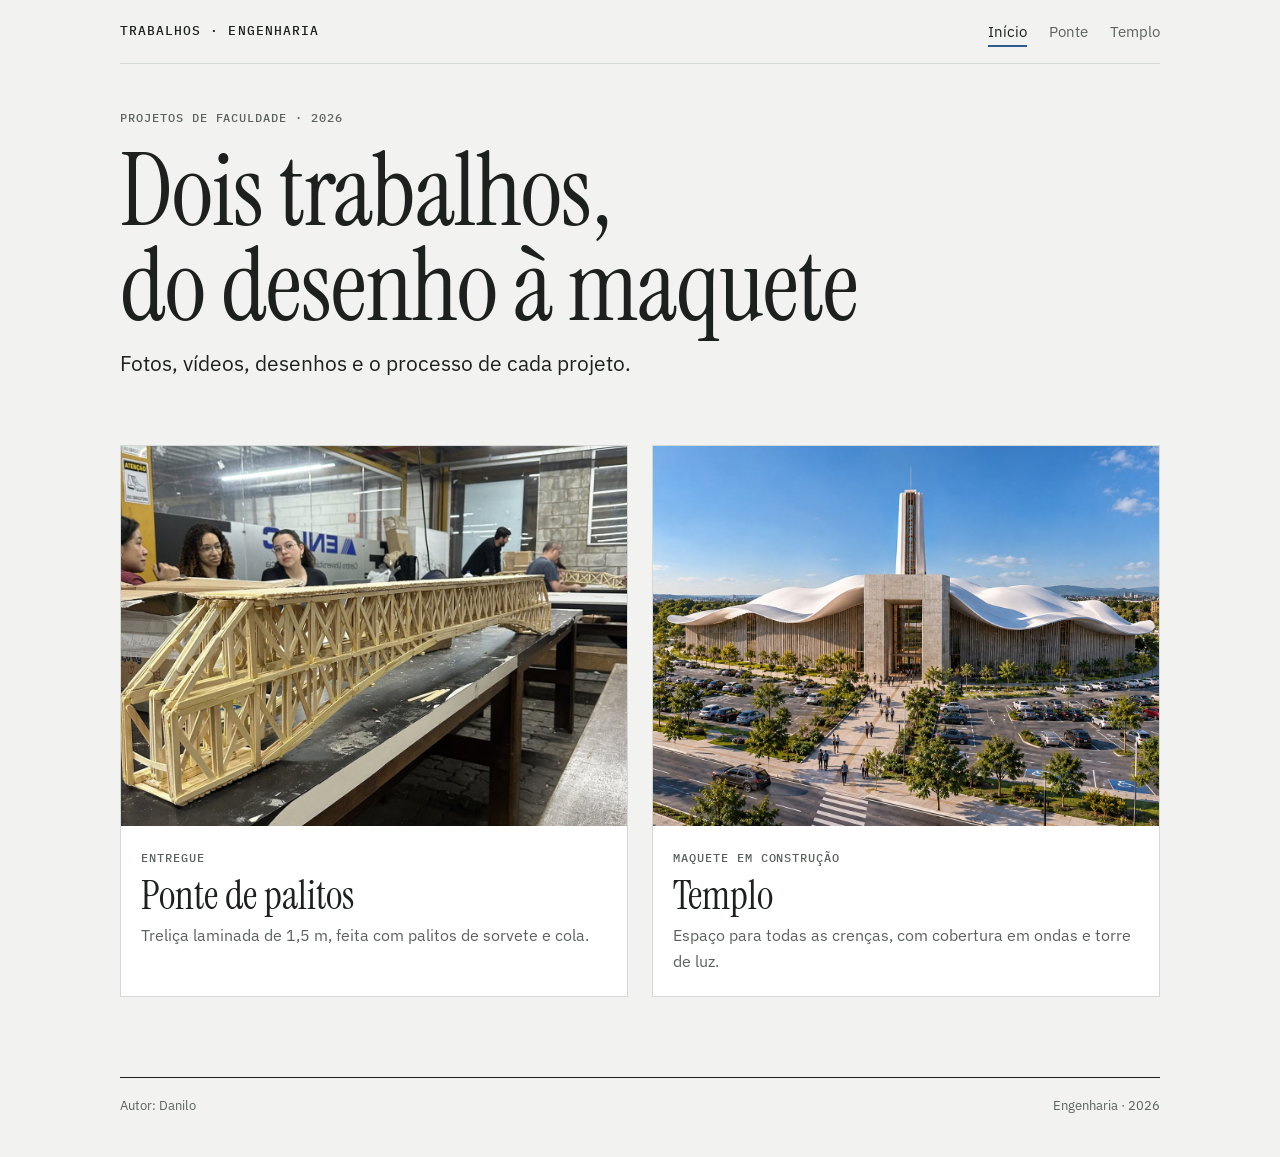
<file: index.html>
<!doctype html><html lang="pt-BR"><head><meta charset="utf-8"><meta name="viewport" content="width=device-width,initial-scale=1"><title>Trabalhos de Engenharia</title>
<link rel="preconnect" href="https://fonts.googleapis.com"><link rel="stylesheet" href="https://fonts.googleapis.com/css2?family=IBM+Plex+Mono:wght@400;500&family=IBM+Plex+Sans:wght@400;500&family=Instrument+Serif&display=swap">
<link rel="stylesheet" href="assets/style.css"></head><body class="home"><div class="wrap"><nav><a class="brand" href="index.html">Trabalhos · Engenharia</a><ul><li><a href="index.html" aria-current=page>Início</a></li><li><a href="ponte.html">Ponte</a></li><li><a href="templo.html">Templo</a></li></ul></nav>
<div class="hero wide"><div><span class="eyebrow">Projetos de faculdade · 2026</span><h1>Dois trabalhos,<br>do desenho à maquete</h1><p class="lede">Fotos, vídeos, desenhos e o processo de cada projeto.</p></div></div>
<div class="cards">
<a class="card" href="ponte.html"><img src="assets/img/f2_ponte_lateral.jpg" alt="Ponte de palitos pronta"><div><span class="eyebrow">Entregue</span><h3>Ponte de palitos</h3><p>Treliça laminada de 1,5 m, feita com palitos de sorvete e cola.</p></div></a>
<a class="card" href="templo.html"><img src="assets/img/r1.jpg" alt="Perspectiva do templo"><div><span class="eyebrow">Maquete em construção</span><h3>Templo</h3><p>Espaço para todas as crenças, com cobertura em ondas e torre de luz.</p></div></a>
</div><footer><span>Autor: Danilo</span><span>Engenharia · 2026</span></footer></div>
<div id="lb" role="dialog" aria-label="Imagem ampliada"><img alt=""></div>
<script>var lb=document.getElementById('lb'),li=lb.querySelector('img');
document.querySelectorAll('figure img,.hero .pic img,.step img').forEach(function(i){i.addEventListener('click',function(){li.src=i.src;li.alt=i.alt;lb.classList.add('on')})});
lb.addEventListener('click',function(){lb.classList.remove('on')});
document.addEventListener('keydown',function(e){if(e.key==='Escape')lb.classList.remove('on')});</script></body></html>
</file>
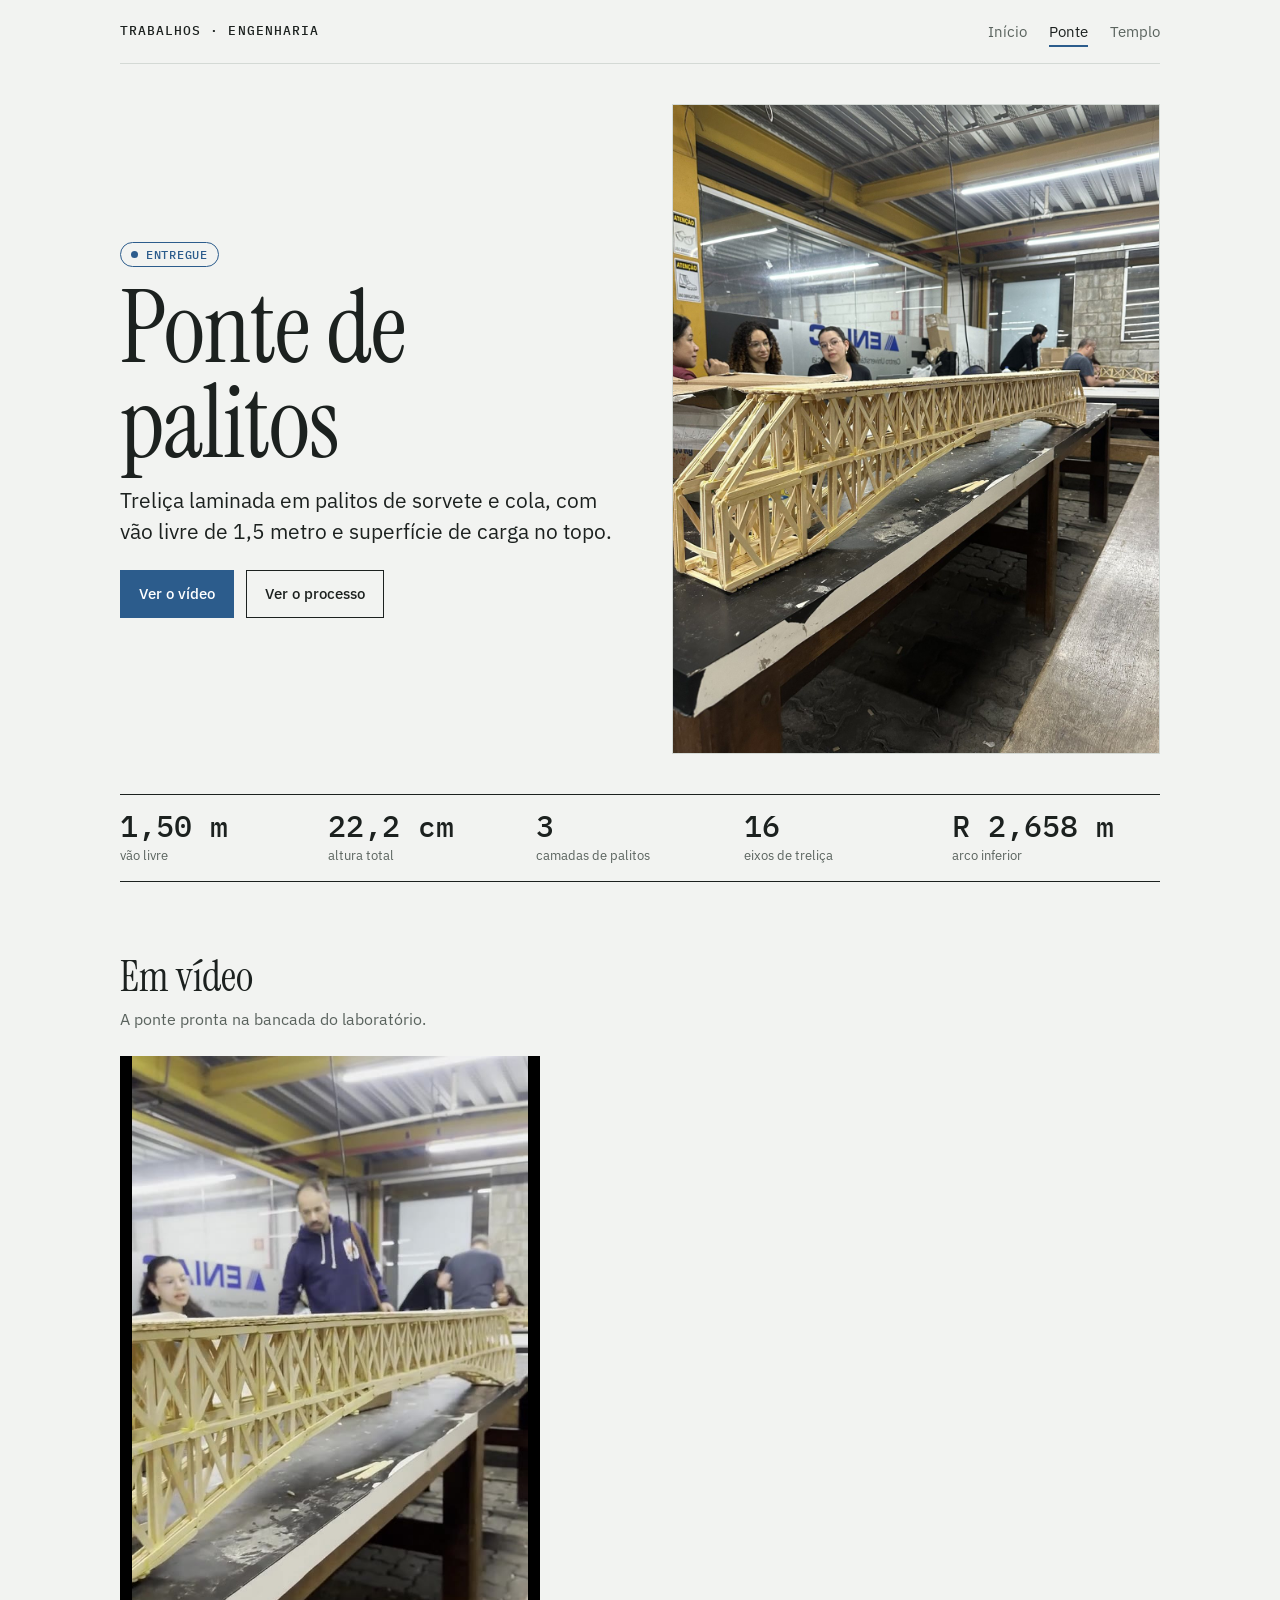
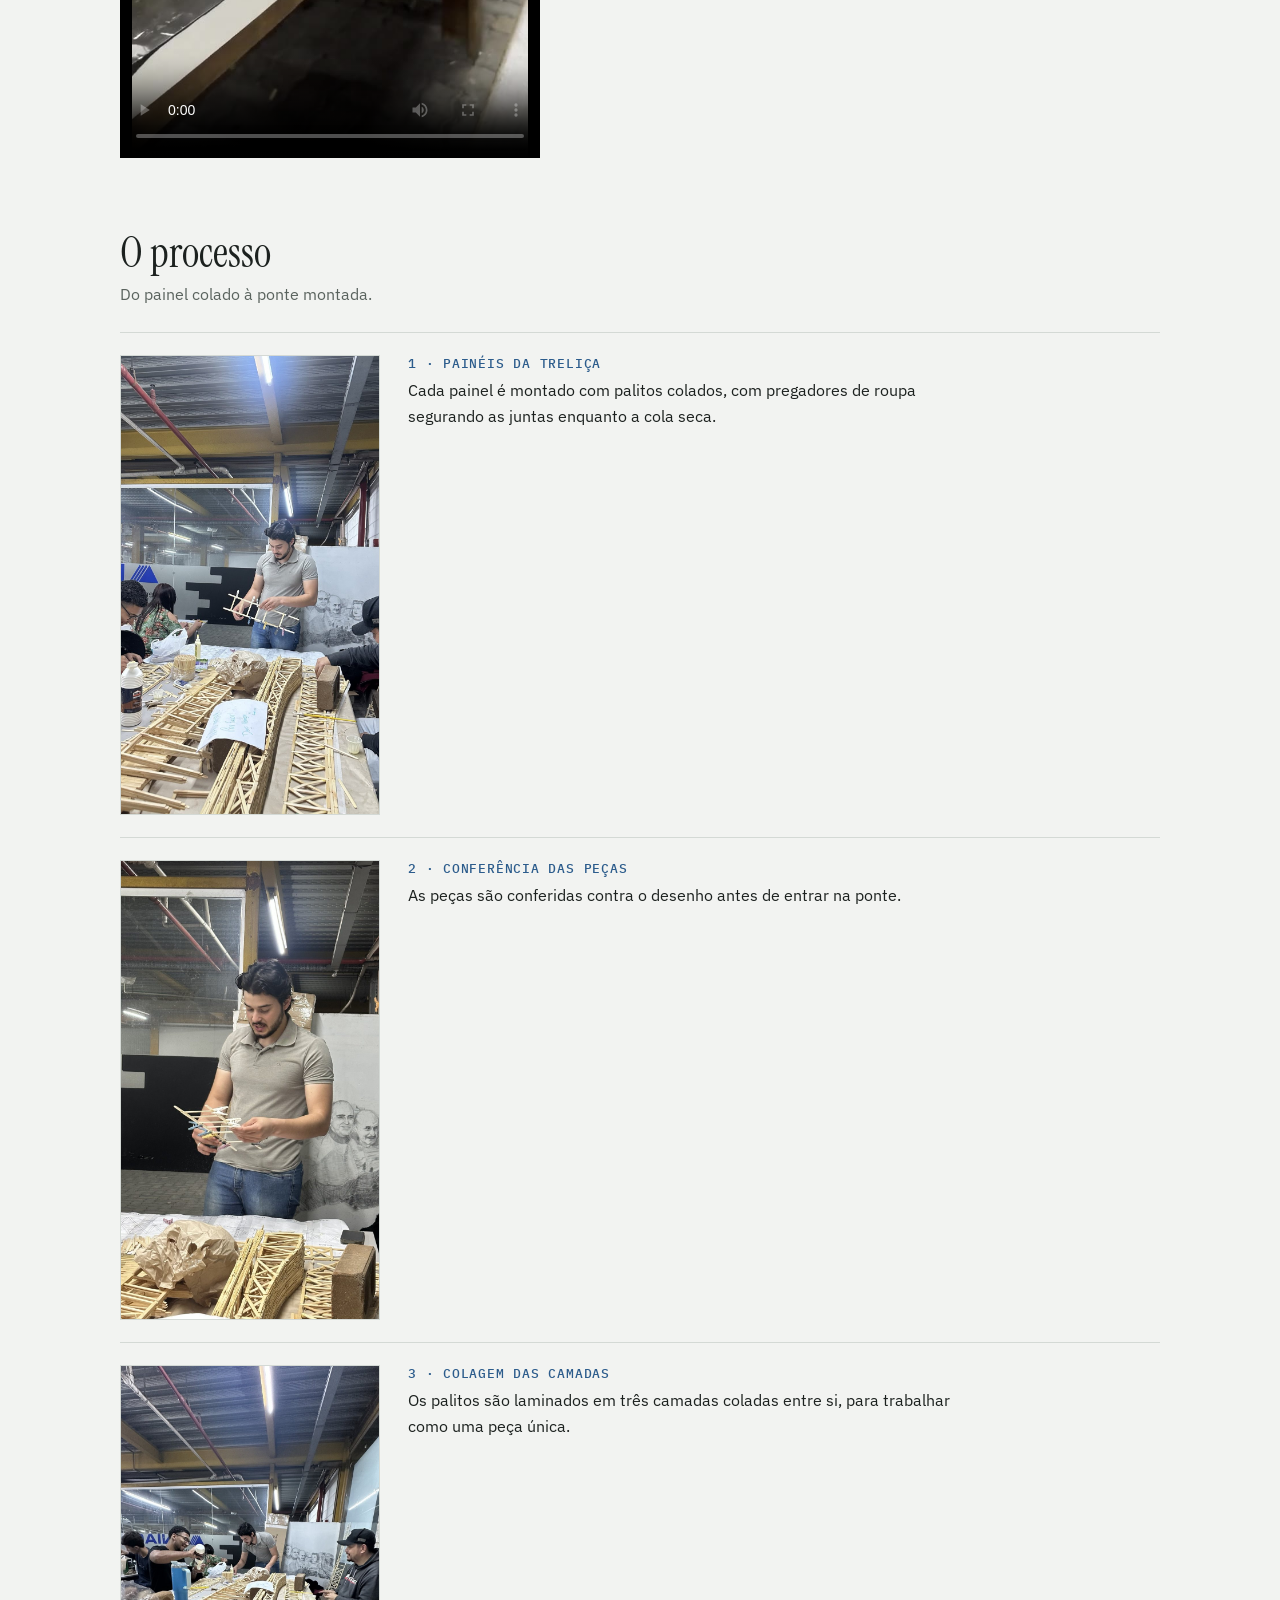
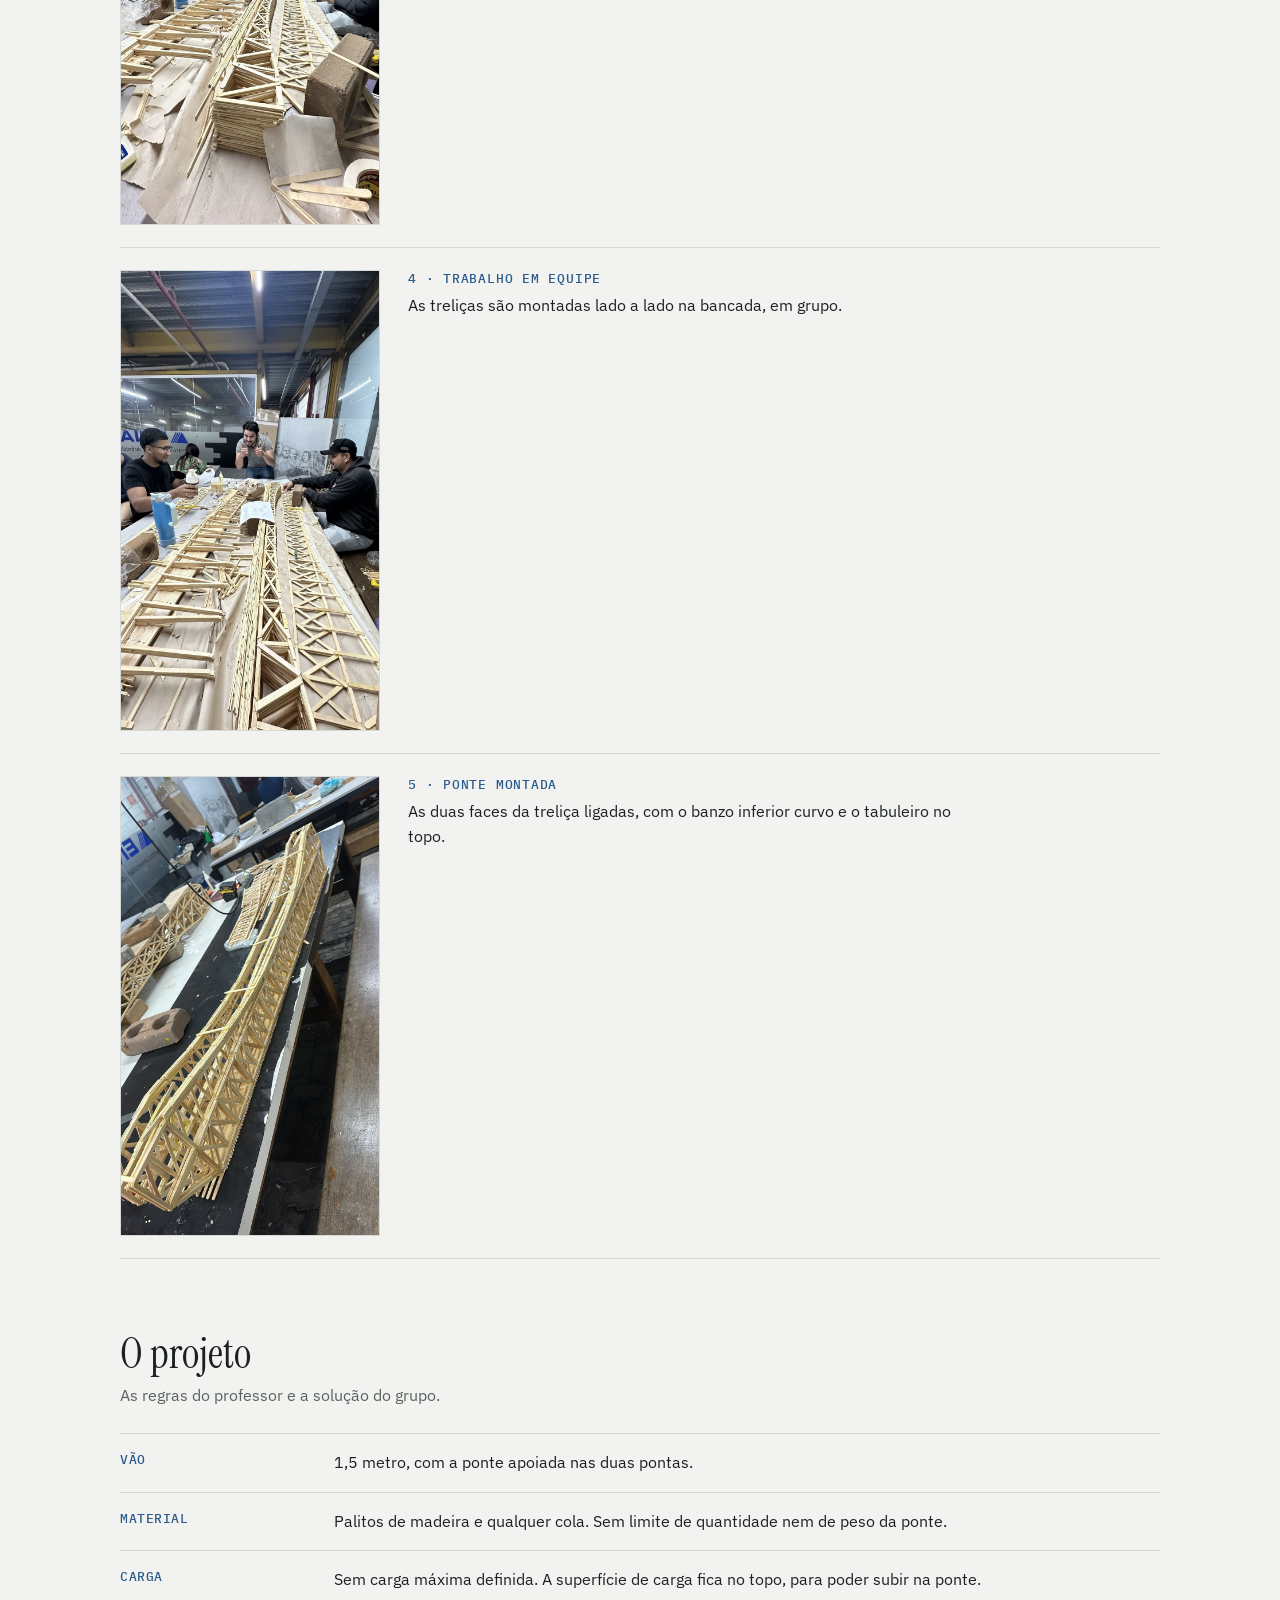
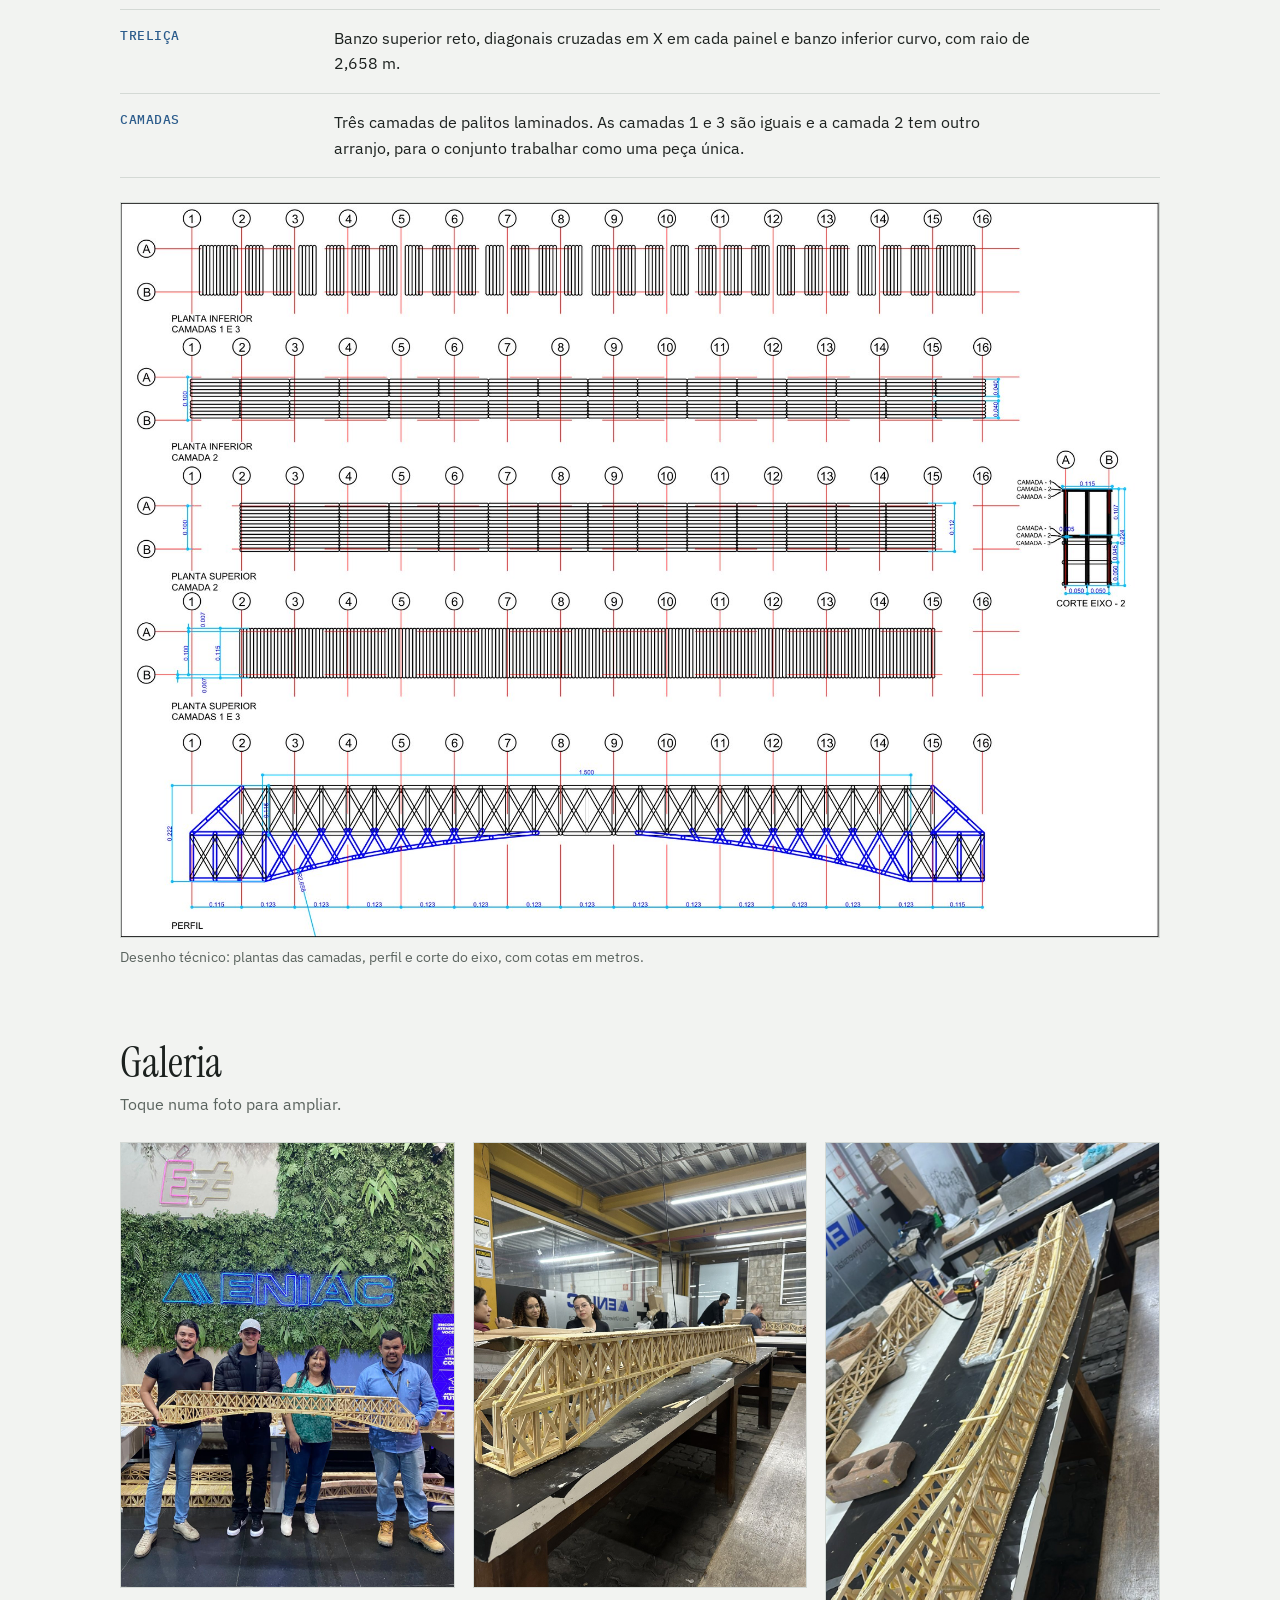
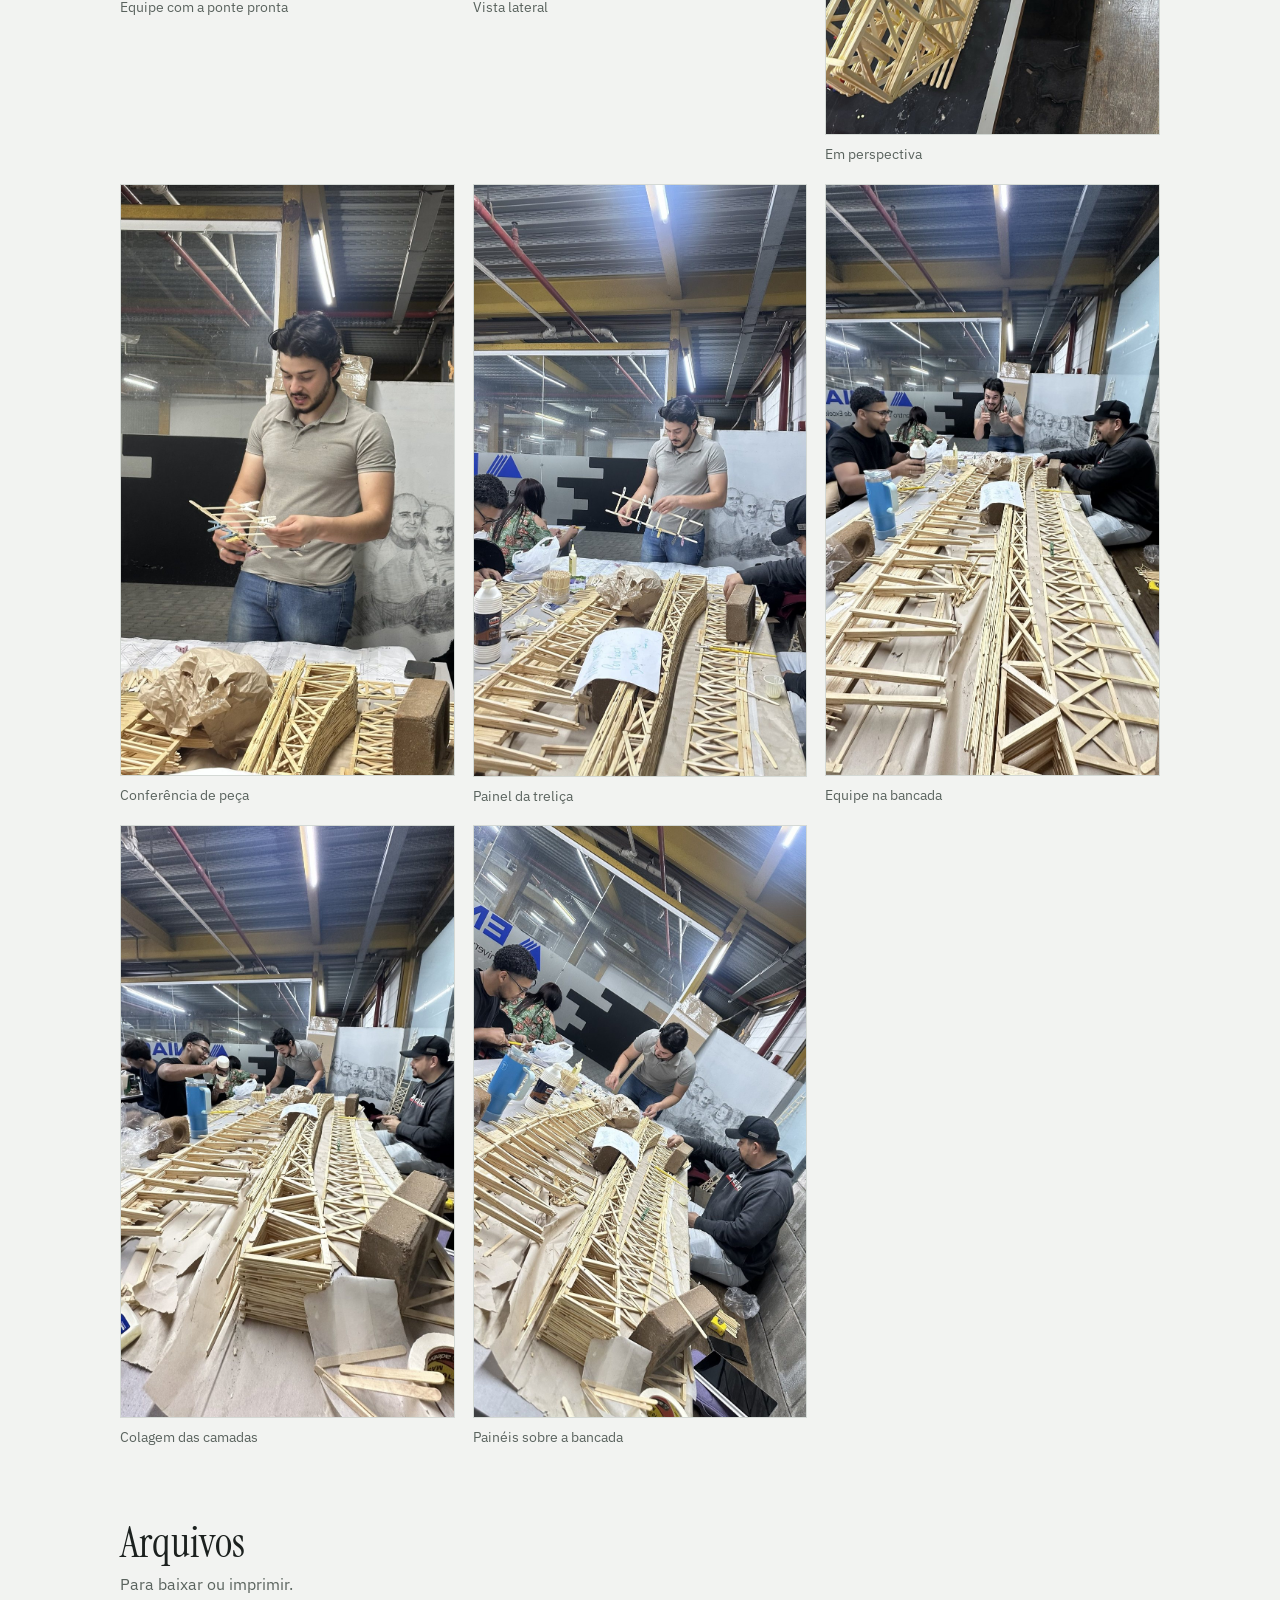
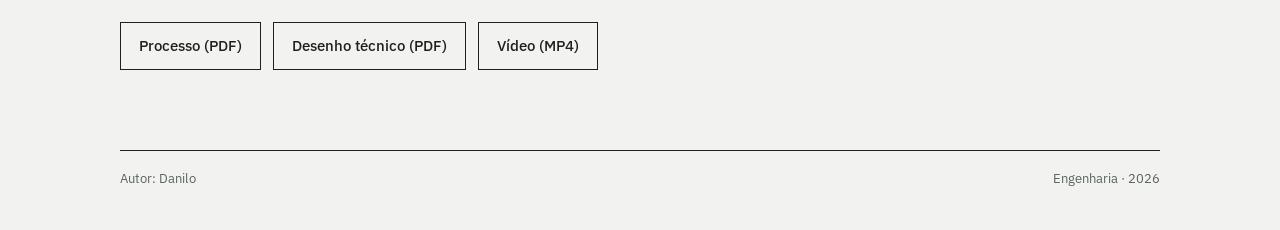
<file: ponte.html>
<!doctype html><html lang="pt-BR"><head><meta charset="utf-8"><meta name="viewport" content="width=device-width,initial-scale=1"><title>Ponte de palitos</title>
<link rel="preconnect" href="https://fonts.googleapis.com"><link rel="stylesheet" href="https://fonts.googleapis.com/css2?family=IBM+Plex+Mono:wght@400;500&family=IBM+Plex+Sans:wght@400;500&family=Instrument+Serif&display=swap">
<link rel="stylesheet" href="assets/style.css"></head><body class="ponte"><div class="wrap"><nav><a class="brand" href="index.html">Trabalhos · Engenharia</a><ul><li><a href="index.html">Início</a></li><li><a href="ponte.html" aria-current=page>Ponte</a></li><li><a href="templo.html">Templo</a></li></ul></nav>
<div class="hero"><div><span class="status"><i></i>Entregue</span><h1>Ponte de palitos</h1>
<p class="lede">Treliça laminada em palitos de sorvete e cola, com vão livre de 1,5 metro e superfície de carga no topo.</p>
<div class="btns"><a class="btn solid" href="#video">Ver o vídeo</a><a class="btn" href="#processo">Ver o processo</a></div></div>
<figure class="pic"><img src="assets/img/f2_ponte_lateral.jpg" alt="Ponte de palitos pronta, vista lateral"></figure></div>
<div class="facts"><div class="fact"><b>1,50 m</b><span>vão livre</span></div><div class="fact"><b>22,2 cm</b><span>altura total</span></div><div class="fact"><b>3</b><span>camadas de palitos</span></div><div class="fact"><b>16</b><span>eixos de treliça</span></div><div class="fact"><b>R 2,658 m</b><span>arco inferior</span></div></div>

<section id="video"><h2>Em vídeo</h2><p class="sub">A ponte pronta na bancada do laboratório.</p>
<div class="vwrap"><video controls playsinline preload="metadata" poster="assets/img/poster.jpg"><source src="assets/video_ponte.mp4" type="video/mp4">Seu navegador não toca este vídeo. <a href="assets/video_ponte.mp4">Baixar o vídeo</a>.</video></div></section>

<section id="processo"><h2>O processo</h2><p class="sub">Do painel colado à ponte montada.</p>
<div class="steps"><div class="step"><img src="assets/img/f5_painel.jpg" alt="Painel da treliça sendo montado" loading="lazy"><div><h3>1 · Painéis da treliça</h3><p>Cada painel é montado com palitos colados, com pregadores de roupa segurando as juntas enquanto a cola seca.</p></div></div><div class="step"><img src="assets/img/f4_conferencia.jpg" alt="Peça da treliça sendo conferida" loading="lazy"><div><h3>2 · Conferência das peças</h3><p>As peças são conferidas contra o desenho antes de entrar na ponte.</p></div></div><div class="step"><img src="assets/img/f7_colagem.jpg" alt="Colagem das camadas de palitos" loading="lazy"><div><h3>3 · Colagem das camadas</h3><p>Os palitos são laminados em três camadas coladas entre si, para trabalhar como uma peça única.</p></div></div><div class="step"><img src="assets/img/f6_bancada.jpg" alt="Equipe trabalhando na bancada" loading="lazy"><div><h3>4 · Trabalho em equipe</h3><p>As treliças são montadas lado a lado na bancada, em grupo.</p></div></div><div class="step"><img src="assets/img/f3_ponte_perspectiva.jpg" alt="Ponte montada em perspectiva" loading="lazy"><div><h3>5 · Ponte montada</h3><p>As duas faces da treliça ligadas, com o banzo inferior curvo e o tabuleiro no topo.</p></div></div></div></section>

<section id="projeto"><h2>O projeto</h2><p class="sub">As regras do professor e a solução do grupo.</p>
<dl><div><dt>Vão</dt><dd>1,5 metro, com a ponte apoiada nas duas pontas.</dd></div>
<div><dt>Material</dt><dd>Palitos de madeira e qualquer cola. Sem limite de quantidade nem de peso da ponte.</dd></div>
<div><dt>Carga</dt><dd>Sem carga máxima definida. A superfície de carga fica no topo, para poder subir na ponte.</dd></div>
<div><dt>Treliça</dt><dd>Banzo superior reto, diagonais cruzadas em X em cada painel e banzo inferior curvo, com raio de 2,658 m.</dd></div>
<div><dt>Camadas</dt><dd>Três camadas de palitos laminados. As camadas 1 e 3 são iguais e a camada 2 tem outro arranjo, para o conjunto trabalhar como uma peça única.</dd></div></dl>
<div style="height:24px"></div>
<figure><img src="assets/img/p1.jpg" alt="Desenho técnico da ponte" loading="lazy"><figcaption>Desenho técnico: plantas das camadas, perfil e corte do eixo, com cotas em metros.</figcaption></figure></section>

<section id="galeria"><h2>Galeria</h2><p class="sub">Toque numa foto para ampliar.</p><div class="grid"><figure><img src="assets/img/f1_equipe.jpg" alt="Equipe com a ponte pronta" loading="lazy"><figcaption>Equipe com a ponte pronta</figcaption></figure><figure><img src="assets/img/f2_ponte_lateral.jpg" alt="Ponte pronta, vista lateral" loading="lazy"><figcaption>Vista lateral</figcaption></figure><figure><img src="assets/img/f3_ponte_perspectiva.jpg" alt="Ponte em perspectiva" loading="lazy"><figcaption>Em perspectiva</figcaption></figure><figure><img src="assets/img/f4_conferencia.jpg" alt="Conferência de peça" loading="lazy"><figcaption>Conferência de peça</figcaption></figure><figure><img src="assets/img/f5_painel.jpg" alt="Painel da treliça" loading="lazy"><figcaption>Painel da treliça</figcaption></figure><figure><img src="assets/img/f6_bancada.jpg" alt="Equipe na bancada" loading="lazy"><figcaption>Equipe na bancada</figcaption></figure><figure><img src="assets/img/f7_colagem.jpg" alt="Colagem das camadas" loading="lazy"><figcaption>Colagem das camadas</figcaption></figure><figure><img src="assets/img/f8_paineis.jpg" alt="Painéis sobre a bancada" loading="lazy"><figcaption>Painéis sobre a bancada</figcaption></figure></div></section>
<section><h2>Arquivos</h2><p class="sub">Para baixar ou imprimir.</p><div class="btns"><a class="btn" href="assets/Ponte_de_palitos_processo.pdf">Processo (PDF)</a><a class="btn" href="assets/Desenho_tecnico_ponte.pdf">Desenho técnico (PDF)</a><a class="btn" href="assets/video_ponte.mp4">Vídeo (MP4)</a></div></section><footer><span>Autor: Danilo</span><span>Engenharia · 2026</span></footer></div>
<div id="lb" role="dialog" aria-label="Imagem ampliada"><img alt=""></div>
<script>var lb=document.getElementById('lb'),li=lb.querySelector('img');
document.querySelectorAll('figure img,.hero .pic img,.step img').forEach(function(i){i.addEventListener('click',function(){li.src=i.src;li.alt=i.alt;lb.classList.add('on')})});
lb.addEventListener('click',function(){lb.classList.remove('on')});
document.addEventListener('keydown',function(e){if(e.key==='Escape')lb.classList.remove('on')});</script></body></html>
</file>
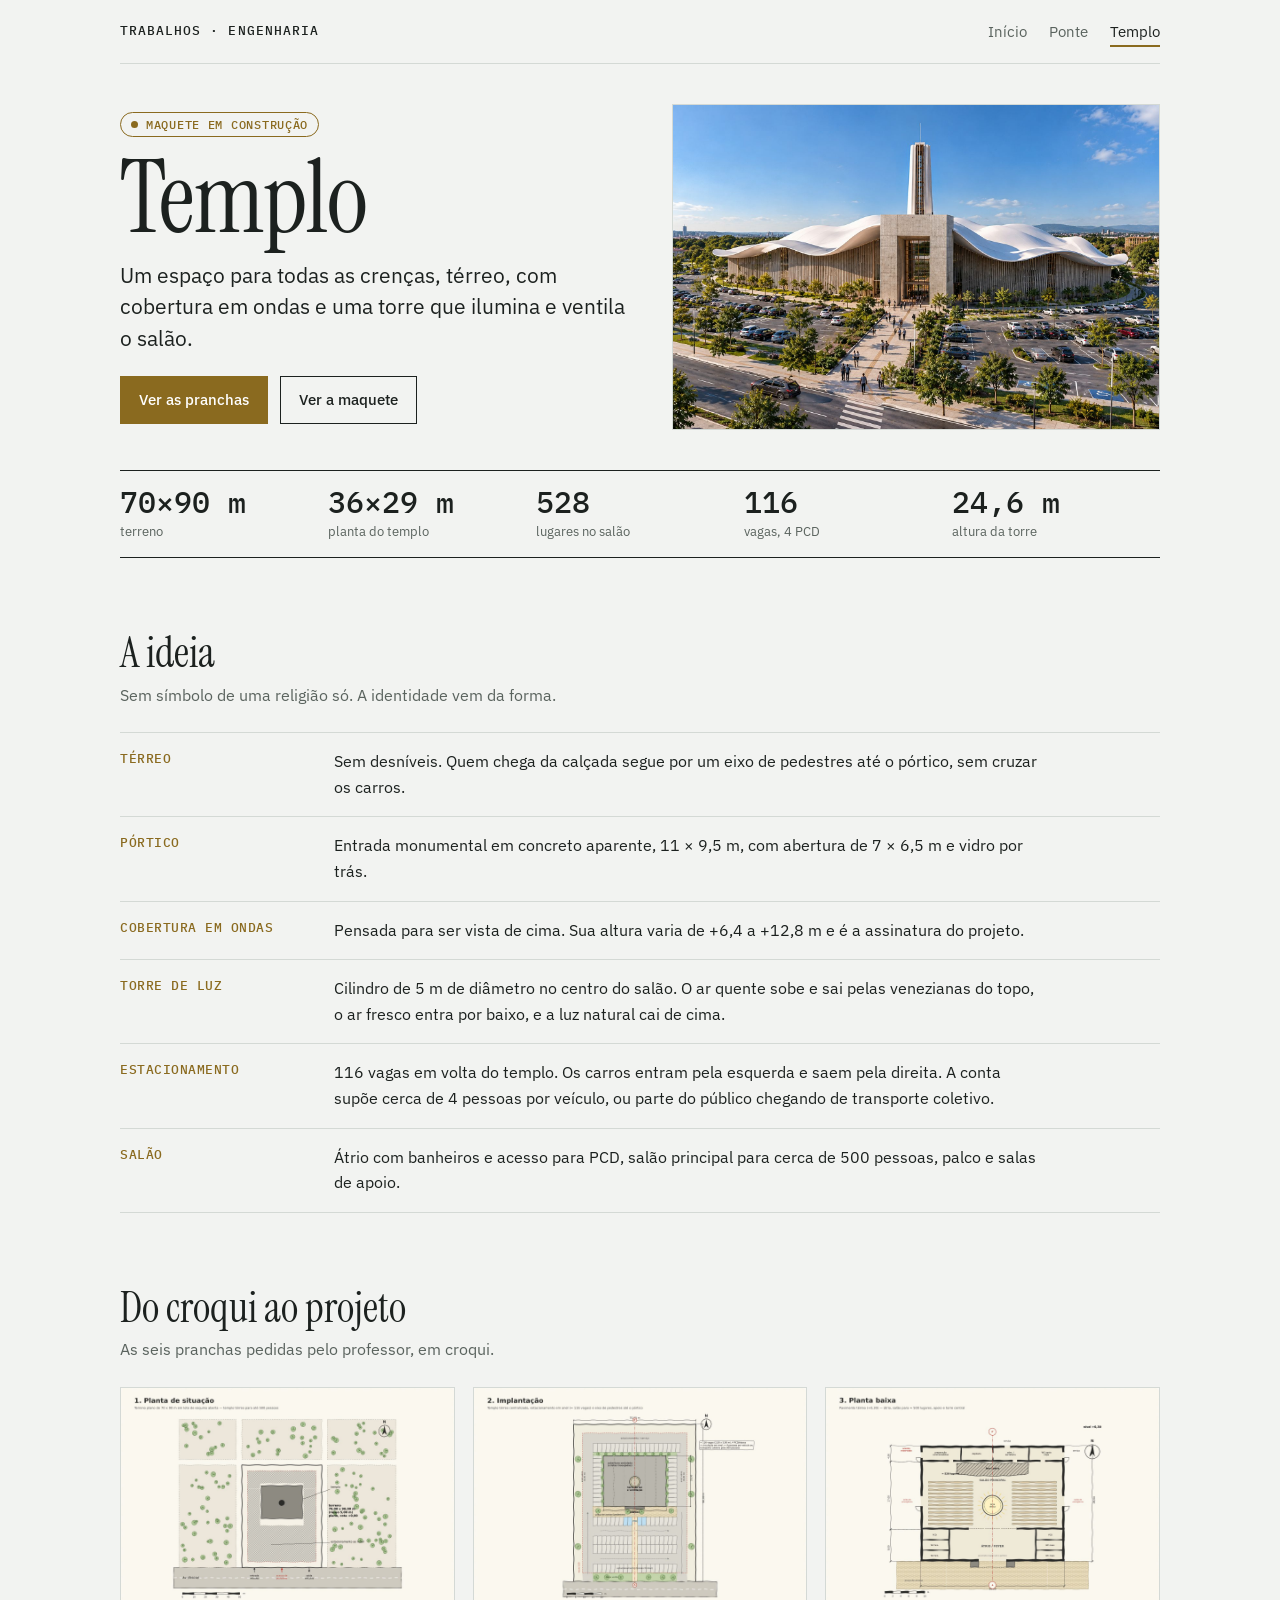
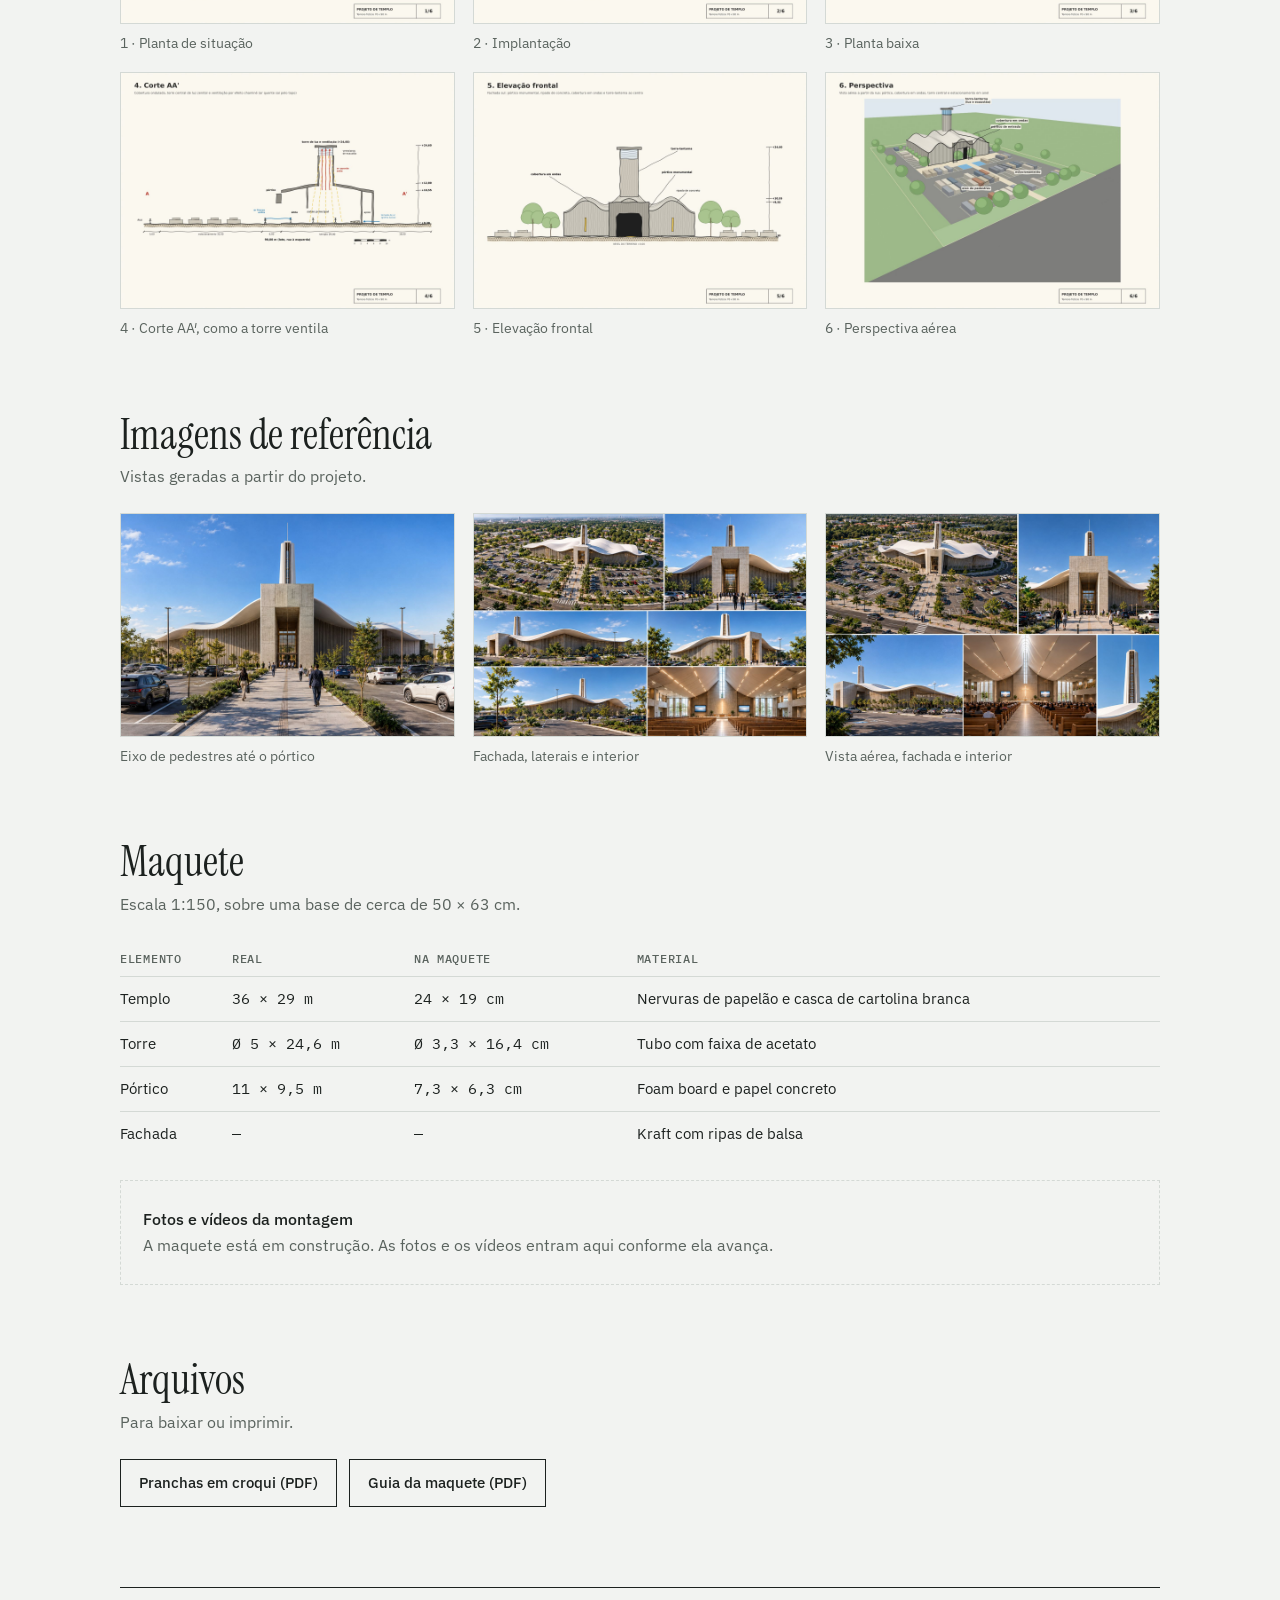
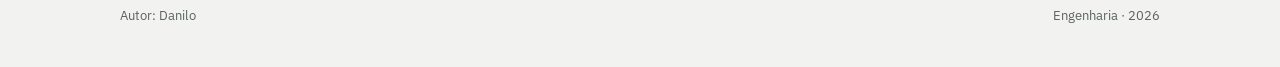
<file: templo.html>
<!doctype html><html lang="pt-BR"><head><meta charset="utf-8"><meta name="viewport" content="width=device-width,initial-scale=1"><title>Templo</title>
<link rel="preconnect" href="https://fonts.googleapis.com"><link rel="stylesheet" href="https://fonts.googleapis.com/css2?family=IBM+Plex+Mono:wght@400;500&family=IBM+Plex+Sans:wght@400;500&family=Instrument+Serif&display=swap">
<link rel="stylesheet" href="assets/style.css"></head><body class="templo"><div class="wrap"><nav><a class="brand" href="index.html">Trabalhos · Engenharia</a><ul><li><a href="index.html">Início</a></li><li><a href="ponte.html">Ponte</a></li><li><a href="templo.html" aria-current=page>Templo</a></li></ul></nav>
<div class="hero"><div><span class="status"><i></i>Maquete em construção</span><h1>Templo</h1>
<p class="lede">Um espaço para todas as crenças, térreo, com cobertura em ondas e uma torre que ilumina e ventila o salão.</p>
<div class="btns"><a class="btn solid" href="#croquis">Ver as pranchas</a><a class="btn" href="#maquete">Ver a maquete</a></div></div>
<figure class="pic"><img src="assets/img/r1.jpg" alt="Perspectiva do templo com cobertura branca ondulada, pórtico de concreto e torre central"></figure></div>
<div class="facts"><div class="fact"><b>70×90 m</b><span>terreno</span></div><div class="fact"><b>36×29 m</b><span>planta do templo</span></div><div class="fact"><b>528</b><span>lugares no salão</span></div><div class="fact"><b>116</b><span>vagas, 4 PCD</span></div><div class="fact"><b>24,6 m</b><span>altura da torre</span></div></div>

<section><h2>A ideia</h2><p class="sub">Sem símbolo de uma religião só. A identidade vem da forma.</p>
<dl><div><dt>Térreo</dt><dd>Sem desníveis. Quem chega da calçada segue por um eixo de pedestres até o pórtico, sem cruzar os carros.</dd></div>
<div><dt>Pórtico</dt><dd>Entrada monumental em concreto aparente, 11 × 9,5 m, com abertura de 7 × 6,5 m e vidro por trás.</dd></div>
<div><dt>Cobertura em ondas</dt><dd>Pensada para ser vista de cima. Sua altura varia de +6,4 a +12,8 m e é a assinatura do projeto.</dd></div>
<div><dt>Torre de luz</dt><dd>Cilindro de 5 m de diâmetro no centro do salão. O ar quente sobe e sai pelas venezianas do topo, o ar fresco entra por baixo, e a luz natural cai de cima.</dd></div>
<div><dt>Estacionamento</dt><dd>116 vagas em volta do templo. Os carros entram pela esquerda e saem pela direita. A conta supõe cerca de 4 pessoas por veículo, ou parte do público chegando de transporte coletivo.</dd></div>
<div><dt>Salão</dt><dd>Átrio com banheiros e acesso para PCD, salão principal para cerca de 500 pessoas, palco e salas de apoio.</dd></div></dl></section>

<section id="croquis"><h2>Do croqui ao projeto</h2><p class="sub">As seis pranchas pedidas pelo professor, em croqui.</p><div class="grid"><figure><img src="assets/img/c1.jpg" alt="Planta de situação" loading="lazy"><figcaption>1 · Planta de situação</figcaption></figure><figure><img src="assets/img/c2.jpg" alt="Implantação" loading="lazy"><figcaption>2 · Implantação</figcaption></figure><figure><img src="assets/img/c3.jpg" alt="Planta baixa" loading="lazy"><figcaption>3 · Planta baixa</figcaption></figure><figure><img src="assets/img/c4.jpg" alt="Corte AA" loading="lazy"><figcaption>4 · Corte AA′, como a torre ventila</figcaption></figure><figure><img src="assets/img/c5.jpg" alt="Elevação frontal" loading="lazy"><figcaption>5 · Elevação frontal</figcaption></figure><figure><img src="assets/img/c6.jpg" alt="Perspectiva aérea" loading="lazy"><figcaption>6 · Perspectiva aérea</figcaption></figure></div></section>

<section><h2>Imagens de referência</h2><p class="sub">Vistas geradas a partir do projeto.</p><div class="grid"><figure><img src="assets/img/r3.jpg" alt="Vista frontal" loading="lazy"><figcaption>Eixo de pedestres até o pórtico</figcaption></figure><figure><img src="assets/img/r2.jpg" alt="Seis vistas" loading="lazy"><figcaption>Fachada, laterais e interior</figcaption></figure><figure><img src="assets/img/r4.jpg" alt="Vistas aérea e interior" loading="lazy"><figcaption>Vista aérea, fachada e interior</figcaption></figure></div></section>

<section id="maquete"><h2>Maquete</h2><p class="sub">Escala 1:150, sobre uma base de cerca de 50 × 63 cm.</p>
<div class="tw"><table><thead><tr><th>Elemento</th><th>Real</th><th>Na maquete</th><th>Material</th></tr></thead><tbody>
<tr><td>Templo</td><td class="n">36 × 29 m</td><td class="n">24 × 19 cm</td><td>Nervuras de papelão e casca de cartolina branca</td></tr>
<tr><td>Torre</td><td class="n">Ø 5 × 24,6 m</td><td class="n">Ø 3,3 × 16,4 cm</td><td>Tubo com faixa de acetato</td></tr>
<tr><td>Pórtico</td><td class="n">11 × 9,5 m</td><td class="n">7,3 × 6,3 cm</td><td>Foam board e papel concreto</td></tr>
<tr><td>Fachada</td><td class="n">—</td><td class="n">—</td><td>Kraft com ripas de balsa</td></tr></tbody></table></div>
<div style="height:24px"></div>
<div class="empty"><b>Fotos e vídeos da montagem</b>A maquete está em construção. As fotos e os vídeos entram aqui conforme ela avança.</div></section>
<section><h2>Arquivos</h2><p class="sub">Para baixar ou imprimir.</p><div class="btns"><a class="btn" href="assets/templo_pranchas_croqui.pdf">Pranchas em croqui (PDF)</a><a class="btn" href="assets/templo_guia_maquete.pdf">Guia da maquete (PDF)</a></div></section><footer><span>Autor: Danilo</span><span>Engenharia · 2026</span></footer></div>
<div id="lb" role="dialog" aria-label="Imagem ampliada"><img alt=""></div>
<script>var lb=document.getElementById('lb'),li=lb.querySelector('img');
document.querySelectorAll('figure img,.hero .pic img,.step img').forEach(function(i){i.addEventListener('click',function(){li.src=i.src;li.alt=i.alt;lb.classList.add('on')})});
lb.addEventListener('click',function(){lb.classList.remove('on')});
document.addEventListener('keydown',function(e){if(e.key==='Escape')lb.classList.remove('on')});</script></body></html>
</file>
<file: assets/style.css>
:root{--bg:#f2f3f1;--surface:#fff;--ink:#1c211f;--muted:#5a635e;--line:#d4d9d5;--accent:#2c5c8c;--accent-ink:#fff}
@media (prefers-color-scheme:dark){:root:not([data-theme="light"]){--bg:#131715;--surface:#1b201e;--ink:#eceee9;--muted:#9aa49e;--line:#2e3532;--accent:#86b4e2;--accent-ink:#131715;color-scheme:dark}}
body.templo{--accent:#8a6a1f}
@media (prefers-color-scheme:dark){body.templo{--accent:#d7b05a}}
*{box-sizing:border-box}
html{scroll-behavior:smooth}
body{margin:0;background:var(--bg);color:var(--ink);font:16px/1.6 'IBM Plex Sans',system-ui,-apple-system,'Segoe UI',sans-serif;padding-inline:20px}
.wrap{max-width:1040px;margin-inline:auto}
nav{display:flex;justify-content:space-between;align-items:center;gap:16px;padding-block:18px;border-bottom:1px solid var(--line);flex-wrap:wrap}
nav .brand{font:500 13px 'IBM Plex Mono',ui-monospace,monospace;letter-spacing:.08em;text-transform:uppercase;color:var(--ink);text-decoration:none}
nav ul{display:flex;gap:22px;list-style:none;margin:0;padding:0}
nav a{color:var(--muted);text-decoration:none;font-size:15px;padding-block:4px;border-bottom:2px solid transparent}
nav a:hover,nav a[aria-current]{color:var(--ink);border-bottom-color:var(--accent)}
.eyebrow{font:500 12px/1.4 'IBM Plex Mono',ui-monospace,monospace;letter-spacing:.08em;text-transform:uppercase;color:var(--muted)}
h1{font:400 clamp(52px,11vw,100px)/.95 'Instrument Serif',Georgia,serif;margin:14px 0 14px;letter-spacing:-.01em;text-wrap:balance}
h2{font:400 clamp(30px,5vw,42px)/1.1 'Instrument Serif',Georgia,serif;margin:0 0 6px;text-wrap:balance}
h2+p.sub{color:var(--muted);margin:0 0 24px;max-width:40em}
.lede{font-size:clamp(18px,2.4vw,21px);line-height:1.5;max-width:30em;margin:0 0 22px}
.hero{display:grid;grid-template-columns:minmax(0,1.05fr) minmax(0,1fr);gap:40px;align-items:center;padding-block:40px 8px}
.hero .pic{margin:0}
.hero .pic img{display:block;width:100%;height:auto;max-height:78vh;object-fit:cover;cursor:zoom-in;border:1px solid var(--line)}
.hero.wide{grid-template-columns:1fr}
.status{display:inline-flex;gap:8px;align-items:center;font:500 12px 'IBM Plex Mono',monospace;letter-spacing:.06em;text-transform:uppercase;border:1px solid var(--accent);color:var(--accent);padding:4px 10px;border-radius:99px}
.status i{width:7px;height:7px;border-radius:50%;background:var(--accent)}
.btns{display:flex;gap:12px;flex-wrap:wrap;margin-top:6px}
.btn{display:inline-block;padding:11px 18px;border:1px solid var(--ink);color:var(--ink);text-decoration:none;font-weight:500;font-size:15px}
.btn.solid{background:var(--accent);border-color:var(--accent);color:var(--accent-ink)}
.btn:hover{outline:2px solid var(--accent);outline-offset:2px}
.facts{display:grid;grid-template-columns:repeat(auto-fit,minmax(150px,1fr));border-block:1px solid var(--ink);margin:32px 0 8px}
.fact{padding:14px 16px 14px 0}
.fact b{display:block;font:500 clamp(22px,4vw,30px)/1.1 'IBM Plex Mono',monospace;font-variant-numeric:tabular-nums}
.fact span{font-size:13px;color:var(--muted)}
section{margin-top:72px}
dl{margin:0}
dl div{display:grid;grid-template-columns:minmax(120px,190px) minmax(0,1fr);gap:8px 24px;padding:16px 0;border-top:1px solid var(--line)}
dl div:last-child{border-bottom:1px solid var(--line)}
dt{font:500 13px/1.5 'IBM Plex Mono',monospace;letter-spacing:.04em;text-transform:uppercase;color:var(--accent)}
dd{margin:0;max-width:44em}
.grid{display:grid;grid-template-columns:repeat(auto-fill,minmax(min(100%,260px),1fr));gap:18px}
figure{margin:0;min-width:0}
figure img{display:block;width:100%;height:auto;background:var(--surface);border:1px solid var(--line);cursor:zoom-in}
figcaption{font-size:14px;color:var(--muted);padding-top:8px}
.steps{display:grid;gap:0}
.step{display:grid;grid-template-columns:minmax(0,260px) minmax(0,1fr);gap:28px;padding-block:22px;border-top:1px solid var(--line)}
.step:last-child{border-bottom:1px solid var(--line)}
.step img{width:100%;height:auto;display:block;border:1px solid var(--line);cursor:zoom-in}
.step h3{font:500 13px 'IBM Plex Mono',monospace;letter-spacing:.06em;text-transform:uppercase;color:var(--accent);margin:0 0 6px}
.step p{margin:0;max-width:34em}
video{display:block;width:100%;max-height:78vh;background:#000}
.vwrap{max-width:420px}
.tw{overflow-x:auto}
table{width:100%;border-collapse:collapse;font-size:15px}
th,td{text-align:left;padding:10px 12px 10px 0;border-top:1px solid var(--line);vertical-align:top}
th{font:500 12px 'IBM Plex Mono',monospace;letter-spacing:.06em;text-transform:uppercase;color:var(--muted);border-top:0}
td.n{font-family:'IBM Plex Mono',monospace;white-space:nowrap}
.empty{border:1.5px dashed var(--line);padding:26px 22px;color:var(--muted)}
.empty b{color:var(--ink);font-weight:500;display:block}
.cards{display:grid;grid-template-columns:repeat(auto-fit,minmax(min(100%,420px),1fr));gap:24px;margin-top:36px}
.card{display:block;text-decoration:none;color:inherit;background:var(--surface);border:1px solid var(--line)}
.card img{display:block;width:100%;aspect-ratio:4/3;object-fit:cover}
.card div{padding:18px 20px 22px}
.card h3{font:400 40px/1 'Instrument Serif',Georgia,serif;margin:6px 0 8px}
.card p{margin:0;color:var(--muted)}
.card:hover{outline:2px solid var(--accent);outline-offset:2px}
footer{margin:80px 0 40px;padding-top:18px;border-top:1px solid var(--ink);display:flex;justify-content:space-between;gap:12px;flex-wrap:wrap;font-size:13px;color:var(--muted)}
#lb{position:fixed;inset:0;background:rgba(10,14,12,.93);display:none;align-items:center;justify-content:center;padding:16px;z-index:9;cursor:zoom-out}
#lb.on{display:flex}#lb img{max-width:100%;max-height:100%;background:#fff}
a{color:var(--accent)}
@media(max-width:760px){.hero{grid-template-columns:1fr;gap:24px;padding-top:28px}.step{grid-template-columns:1fr;gap:12px}dl div{grid-template-columns:1fr}.hero .pic img{max-height:60vh}}
@media(prefers-reduced-motion:reduce){html{scroll-behavior:auto}}
</file>
